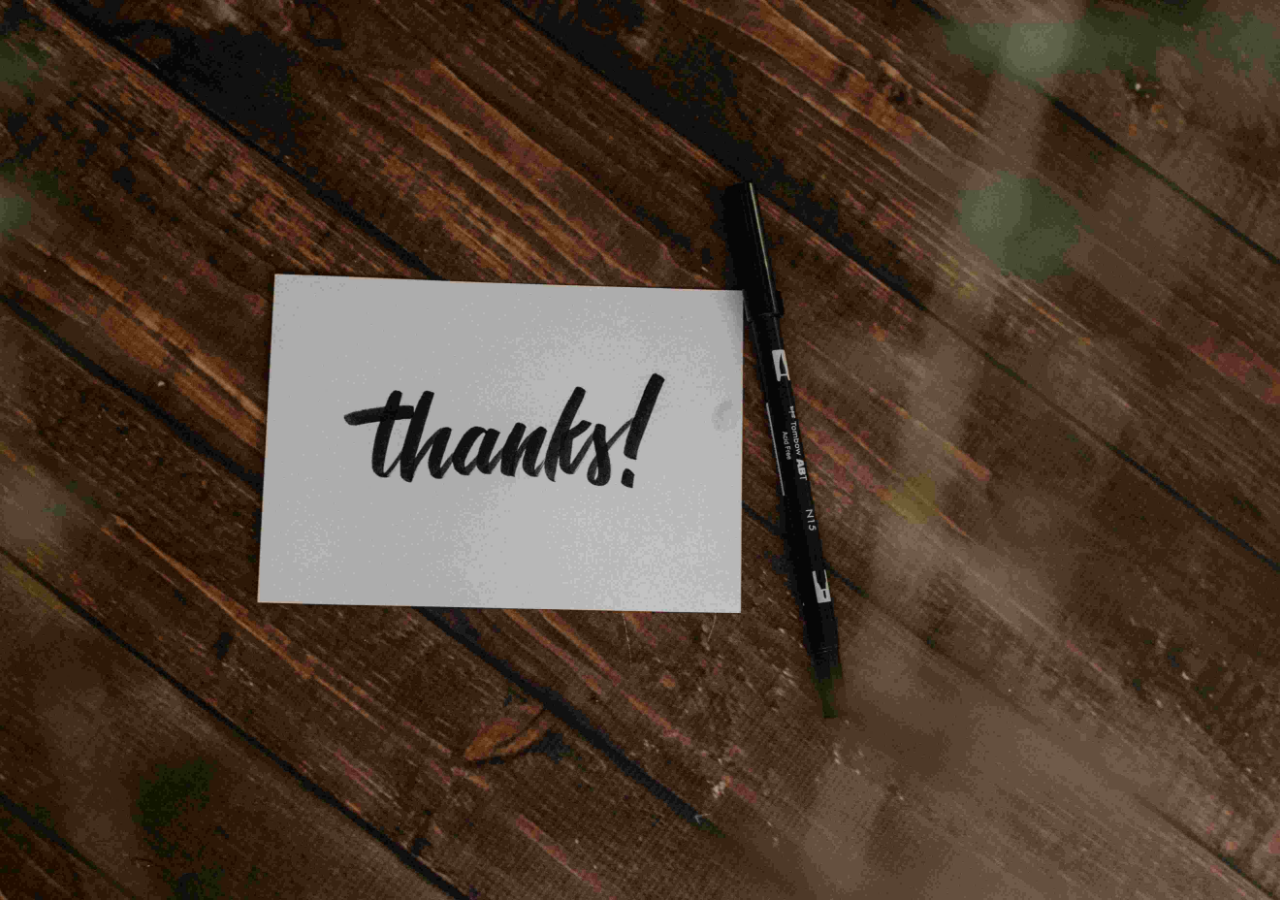
<file: thanks/thanks.html>
<!DOCTYPE html>
<html lang="ja">
    <head><meta charset="utf-8">
        <meta name="viewport" content="width=device-width, initial-scale=1.0">
        <title>Maetomo's Portfolio</title>
    </head>
    <body>
        <link rel="stylesheet" href="../css/Doctor.css">
        <div style=" width: 100vw;height: 100vh;background-image: url(../img/kelly-sikkema-fvpgfw3IF1w-unsplash_compressed_compressed.jpg);background-size: cover;background-position: center;"></div>
    </body>
</html>
</file>
<file: css/Doctor.css>
/* 
html5doctor.com Reset Stylesheet
v1.6.1
Last Updated: 2010-09-17
Author: Richard Clark - http://richclarkdesign.com 
Twitter: @rich_clark
*/

html, body, div, span, object, iframe,
h1, h2, h3, h4, h5, h6, p, blockquote, pre,
abbr, address, cite, code,
del, dfn, em, img, ins, kbd, q, samp,
small, strong, sub, sup, var,
b, i,
dl, dt, dd, ol, ul, li,
fieldset, form, label, legend,
table, caption, tbody, tfoot, thead, tr, th, td,
article, aside, canvas, details, figcaption, figure, 
footer, header, hgroup, menu, nav, section, summary,
time, mark, audio, video {
  margin:0;
  padding:0;
  border:0;
  outline:0;
  font-size:100%;
  vertical-align:baseline;
  background:transparent;
}

body {
  line-height:1;
}

article,aside,details,figcaption,figure,
footer,header,hgroup,menu,nav,section { 
  display:block;
}

nav ul {
  list-style:none;
}

blockquote, q {
  quotes:none;
}

blockquote:before, blockquote:after,
q:before, q:after {
  content:'';
  content:none;
}

a {
  margin:0;
  padding:0;
  font-size:100%;
  vertical-align:baseline;
  background:transparent;
}

/* change colours to suit your needs */
ins {
  background-color:#ff9;
  color:#000;
  text-decoration:none;
}

/* change colours to suit your needs */
mark {
  background-color:#ff9;
  color:#000; 
  font-style:italic;
   font-weight:bold;
}

del {
  text-decoration: line-through;
}

abbr[title], dfn[title] {
  border-bottom:1px dotted;
  cursor:help;
}

table {
  border-collapse:collapse;
  border-spacing:0;
}

/* change border colour to suit your needs */
hr {
  display:block;
  height:1px;
  border:0;   
  border-top:1px solid #cccccc;
  margin:1em 0;
  padding:0;
}

input, select {
  vertical-align:middle;
}
</file>
